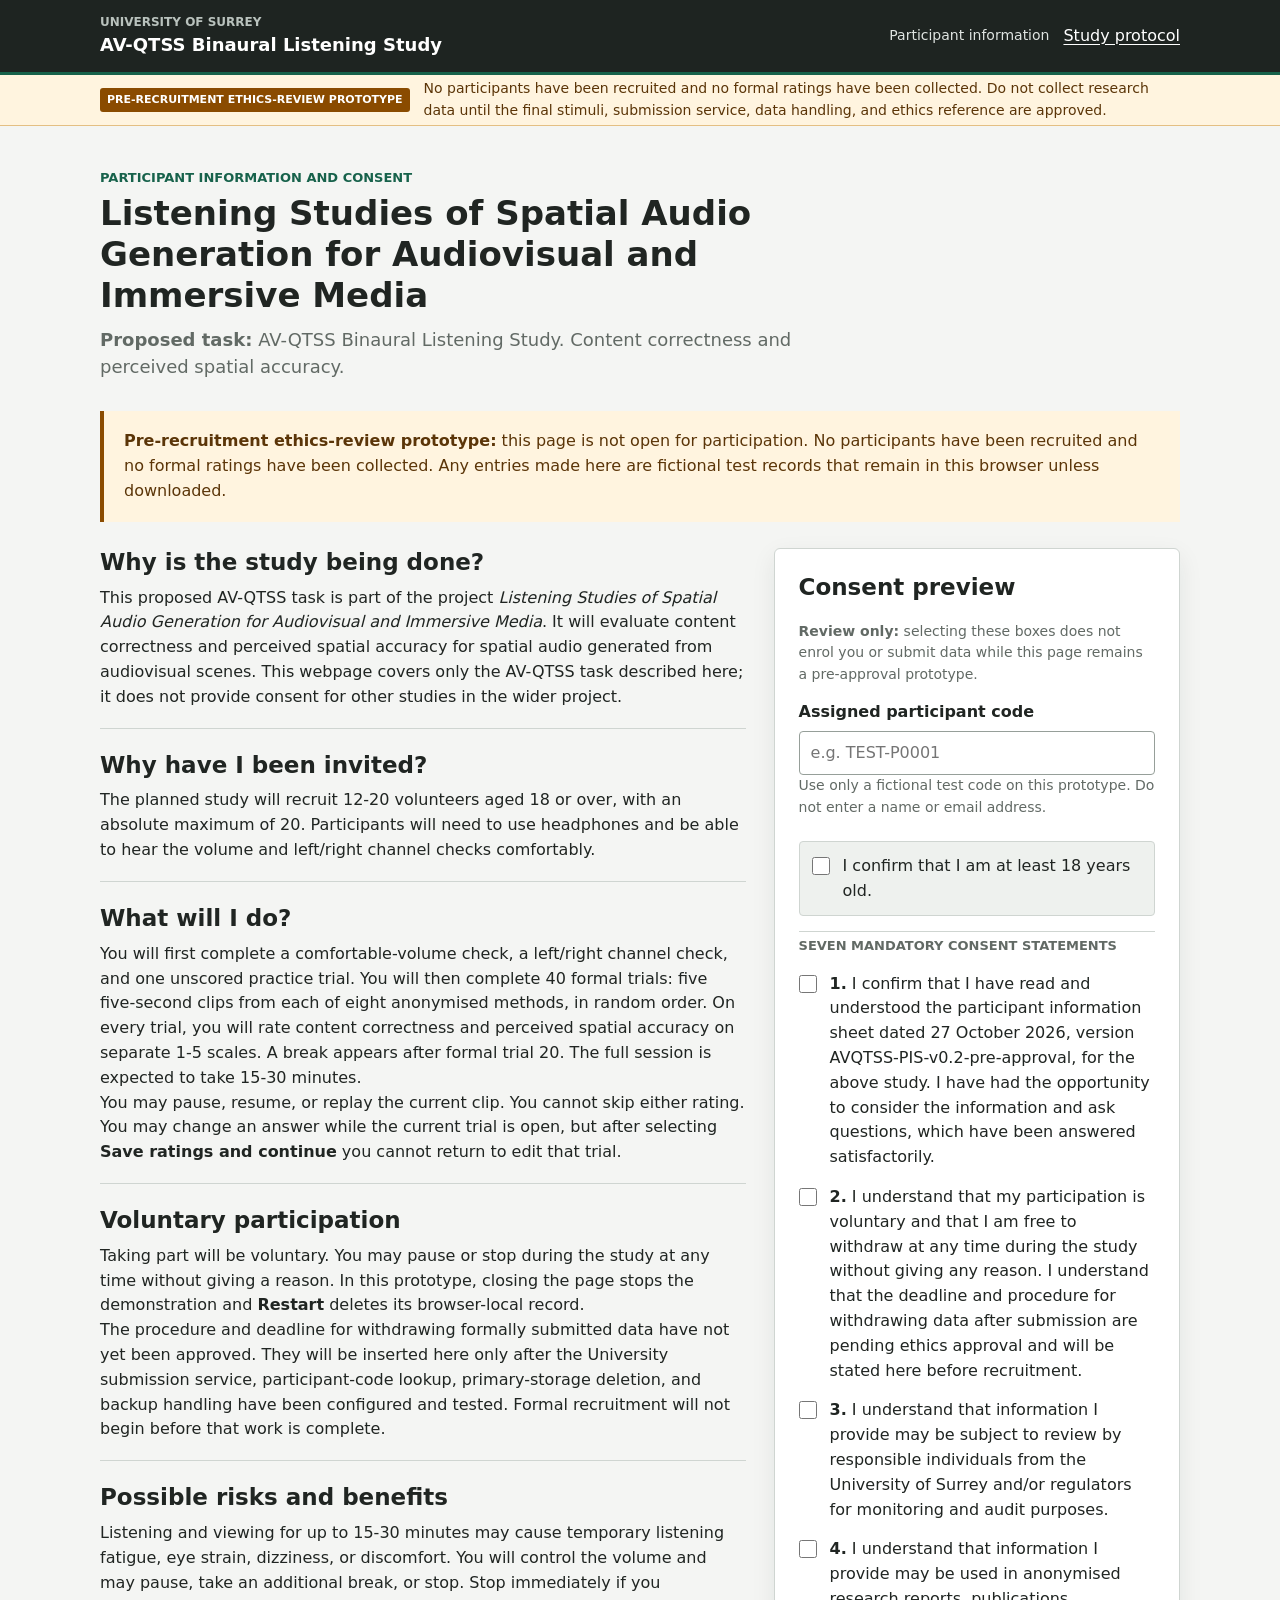
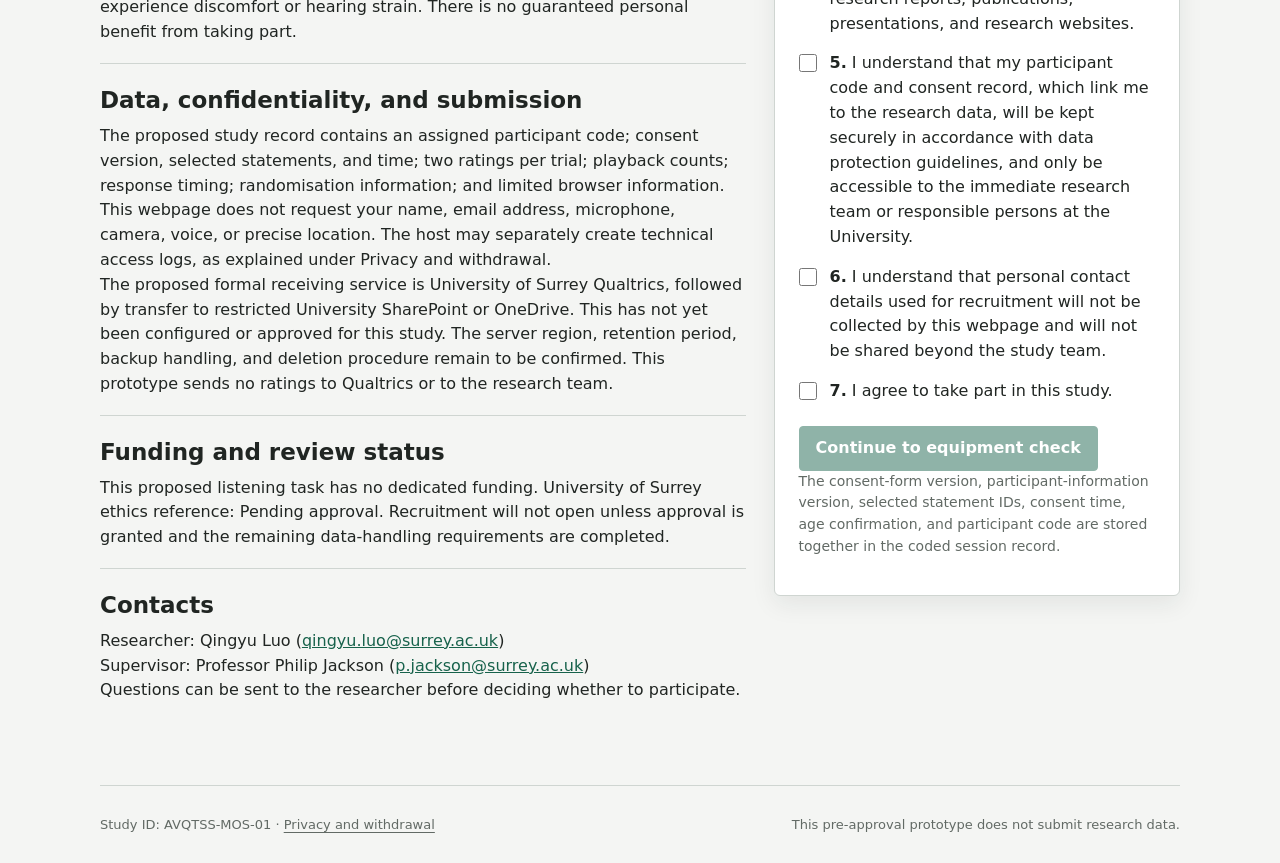
<file: listening-study/index.html>
<!doctype html>
<html lang="en">
  <head>
    <meta charset="utf-8">
    <meta name="viewport" content="width=device-width, initial-scale=1">
    <meta name="color-scheme" content="light">
    <meta name="description" content="AV-QTSS binaural listening study for content correctness and spatial accuracy.">
    <title>AV-QTSS Binaural Listening Study</title>
    <link rel="stylesheet" href="styles.css">
  </head>
  <body>
    <a class="skip-link" href="#app">Skip to study content</a>

    <header class="site-header">
      <div class="header-inner">
        <div class="brand-block">
          <span class="institution" id="institutionName">University of Surrey</span>
          <span class="study-name" id="studyName">AV-QTSS Binaural Listening Study</span>
        </div>
        <div class="header-actions">
          <span class="step-status" id="stepStatus">Participant information</span>
          <button class="text-button" id="protocolButton" type="button">Study protocol</button>
          <button class="text-button hidden" id="resetButton" type="button">Restart</button>
        </div>
      </div>
    </header>

    <div class="prototype-banner hidden" id="prototypeBanner" role="status">
      <div class="banner-inner">
        <strong>Pre-recruitment ethics-review prototype</strong>
        <span>No participants have been recruited and no formal ratings have been collected. Do not collect research data until the final stimuli, submission service, data handling, and ethics reference are approved.</span>
      </div>
    </div>

    <main id="app" class="app-shell" tabindex="-1"></main>

    <footer class="site-footer">
      <div>
        <span id="footerStudyId">Study ID: AVQTSS-MOS-01</span>
        <span aria-hidden="true"> · </span>
        <button class="footer-button" id="privacyButton" type="button">Privacy and withdrawal</button>
      </div>
      <span>This pre-approval prototype does not submit research data.</span>
    </footer>

    <dialog id="protocolDialog" class="info-dialog">
      <div class="dialog-heading">
        <h2>Study protocol</h2>
        <button class="close-button" id="closeProtocolButton" type="button" aria-label="Close study protocol">×</button>
      </div>
      <div class="dialog-content">
        <p>This proposed AV-QTSS task evaluates content correctness and perceived spatial accuracy for binaurally decoded outputs. It is one task within the wider project <em>Listening Studies of Spatial Audio Generation for Audiovisual and Immersive Media</em>.</p>
        <dl class="protocol-list">
          <div><dt>Conditions</dt><dd>Eight anonymised processing systems</dd></div>
          <div><dt>Planned sample</dt><dd><span id="plannedParticipants">12-20 adults, maximum 20</span></dd></div>
          <div><dt>Duration</dt><dd><span id="plannedDuration">15-30 minutes</span> per participant</dd></div>
          <div><dt>Material</dt><dd>Five five-second clips per system</dd></div>
          <div><dt>Total</dt><dd>40 formal trials, plus one practice trial</dd></div>
          <div><dt>MOS-C</dt><dd>Content correctness, rated from 1 to 5</dd></div>
          <div><dt>MOS-S</dt><dd>Perceived spatial accuracy, rated from 1 to 5</dd></div>
          <div><dt>Presentation</dt><dd>Randomised and method-blind, using headphones</dd></div>
          <div><dt>Ethics status</dt><dd>Pending approval; recruitment is closed</dd></div>
          <div><dt>Formal submission</dt><dd>Proposed University of Surrey Qualtrics route; not yet configured</dd></div>
        </dl>
        <p>The system identity and objective metrics are not shown during rating. The coded research record retains the internal condition key and randomisation map for analysis. Current media are interface-demonstration placeholders, not the final 40 method-specific stimuli.</p>
      </div>
    </dialog>

    <dialog id="privacyDialog" class="info-dialog">
      <div class="dialog-heading">
        <h2>Privacy and withdrawal</h2>
        <button class="close-button" id="closePrivacyButton" type="button" aria-label="Close privacy information">×</button>
      </div>
      <div class="dialog-content" id="privacyDialogContent"></div>
    </dialog>

    <script src="study-config.js"></script>
    <script src="submission-bridge.js"></script>
    <script src="app.js"></script>
  </body>
</html>
</file>
<file: listening-study/styles.css>
:root {
  color-scheme: light;
  --bg: #f4f5f3;
  --surface: #ffffff;
  --surface-muted: #eef1ee;
  --text: #202522;
  --muted: #626a65;
  --border: #cfd5d1;
  --border-strong: #969f99;
  --accent: #17624b;
  --accent-hover: #104d3b;
  --accent-soft: #e4f0eb;
  --warning: #8a4b00;
  --warning-bg: #fff4df;
  --danger: #9c2f2f;
  --shadow: 0 8px 24px rgba(30, 38, 33, 0.08);
  font-family: Inter, ui-sans-serif, system-ui, -apple-system, BlinkMacSystemFont, "Segoe UI", sans-serif;
}

* {
  box-sizing: border-box;
}

html {
  min-width: 320px;
  background: var(--bg);
}

body {
  min-height: 100vh;
  margin: 0;
  color: var(--text);
  background: var(--bg);
  font-size: 16px;
  line-height: 1.55;
}

button,
input {
  font: inherit;
}

button {
  cursor: pointer;
}

button:disabled {
  cursor: not-allowed;
  opacity: 0.48;
}

a {
  color: var(--accent);
}

.hidden {
  display: none !important;
}

.skip-link {
  position: fixed;
  top: 8px;
  left: 8px;
  z-index: 30;
  padding: 8px 12px;
  color: #fff;
  background: #111;
  transform: translateY(-150%);
}

.skip-link:focus {
  transform: translateY(0);
}

.site-header {
  color: #fff;
  background: #1e2421;
  border-bottom: 3px solid var(--accent);
}

.header-inner,
.banner-inner,
.app-shell,
.site-footer {
  width: min(1080px, calc(100% - 40px));
  margin-inline: auto;
}

.header-inner {
  min-height: 72px;
  display: flex;
  align-items: center;
  justify-content: space-between;
  gap: 24px;
}

.brand-block {
  min-width: 0;
  display: flex;
  flex-direction: column;
}

.institution {
  color: #b9c2bd;
  font-size: 12px;
  font-weight: 700;
  text-transform: uppercase;
}

.study-name {
  overflow-wrap: anywhere;
  font-size: 18px;
  font-weight: 700;
}

.header-actions {
  display: flex;
  align-items: center;
  justify-content: flex-end;
  gap: 14px;
}

.step-status {
  color: #dfe4e1;
  font-size: 14px;
  white-space: nowrap;
}

.text-button,
.footer-button {
  padding: 0;
  color: inherit;
  background: transparent;
  border: 0;
  text-decoration: underline;
  text-underline-offset: 3px;
}

.text-button:hover,
.footer-button:hover {
  color: #fff;
}

.prototype-banner {
  color: #5b3508;
  background: var(--warning-bg);
  border-bottom: 1px solid #e4bf83;
}

.banner-inner {
  min-height: 50px;
  display: flex;
  align-items: center;
  gap: 14px;
  font-size: 14px;
}

.banner-inner strong {
  flex: 0 0 auto;
  color: #fff;
  background: var(--warning);
  border-radius: 3px;
  padding: 3px 7px;
  font-size: 11px;
  text-transform: uppercase;
}

.app-shell {
  min-height: calc(100vh - 180px);
  padding-block: 42px 64px;
  outline: none;
}

.page-heading {
  max-width: 780px;
  margin-bottom: 30px;
}

.eyebrow {
  margin: 0 0 5px;
  color: var(--accent);
  font-size: 13px;
  font-weight: 800;
  text-transform: uppercase;
}

h1,
h2,
h3,
p {
  margin-top: 0;
}

h1 {
  margin-bottom: 10px;
  font-size: 34px;
  line-height: 1.2;
}

h2 {
  font-size: 23px;
  line-height: 1.3;
}

h3 {
  font-size: 18px;
}

.lead {
  max-width: 760px;
  margin-bottom: 0;
  color: var(--muted);
  font-size: 18px;
}

.resume-panel,
.notice-panel {
  margin-bottom: 26px;
  padding: 18px 20px;
  background: var(--accent-soft);
  border-left: 4px solid var(--accent);
}

.notice-panel.warning {
  color: #5b3508;
  background: var(--warning-bg);
  border-left-color: var(--warning);
}

.notice-panel p:last-child,
.resume-panel p:last-child {
  margin-bottom: 0;
}

.two-column {
  display: grid;
  grid-template-columns: minmax(0, 1.35fr) minmax(300px, 0.85fr);
  gap: 28px;
  align-items: start;
}

.information-sections {
  display: grid;
  gap: 22px;
}

.information-sections section {
  padding-bottom: 18px;
  border-bottom: 1px solid var(--border);
}

.information-sections section:last-child {
  border-bottom: 0;
}

.information-sections h2 {
  margin-bottom: 8px;
}

.information-sections p,
.information-sections ul {
  margin-bottom: 0;
}

.consent-form,
.setup-form,
.rating-panel,
.completion-panel {
  background: var(--surface);
  border: 1px solid var(--border);
  border-radius: 6px;
  box-shadow: var(--shadow);
}

.consent-form,
.setup-form,
.completion-panel {
  padding: 24px;
}

.consent-form {
  position: static;
}

.consent-form h2,
.setup-form h2 {
  margin-bottom: 18px;
}

.check-list {
  display: grid;
  gap: 15px;
  margin-bottom: 22px;
}

.check-row {
  display: grid;
  grid-template-columns: 20px 1fr;
  gap: 11px;
  align-items: start;
}

.check-row input {
  width: 18px;
  height: 18px;
  margin: 3px 0 0;
  accent-color: var(--accent);
}

.eligibility-row {
  padding: 12px;
  background: var(--surface-muted);
  border: 1px solid var(--border);
  border-radius: 4px;
}

.consent-divider {
  padding-top: 4px;
  color: var(--muted);
  border-top: 1px solid var(--border);
  font-size: 13px;
  font-weight: 800;
  text-transform: uppercase;
}

.participant-code-summary {
  margin-bottom: 22px;
  padding: 10px 12px;
  background: var(--surface-muted);
  border-left: 3px solid var(--accent);
}

.notice-panel.compact {
  margin: 18px 0;
  padding: 13px 15px;
}

.primary-button,
.secondary-button,
.danger-button,
.media-button {
  min-height: 44px;
  border-radius: 4px;
  padding: 9px 16px;
  font-weight: 750;
}

.primary-button,
.media-button {
  color: #fff;
  background: var(--accent);
  border: 1px solid var(--accent);
}

.primary-button:hover:not(:disabled),
.media-button:hover:not(:disabled) {
  background: var(--accent-hover);
}

.secondary-button {
  color: var(--text);
  background: var(--surface);
  border: 1px solid var(--border-strong);
}

.secondary-button:hover:not(:disabled) {
  background: var(--surface-muted);
}

.danger-button {
  color: var(--danger);
  background: #fff;
  border: 1px solid #c98f8f;
}

.button-row {
  display: flex;
  flex-wrap: wrap;
  gap: 10px;
  align-items: center;
}

.form-field {
  margin-bottom: 22px;
}

.form-field label {
  display: block;
  margin-bottom: 7px;
  font-weight: 750;
}

.form-field input[type="text"] {
  width: 100%;
  min-height: 44px;
  border: 1px solid var(--border-strong);
  border-radius: 4px;
  padding: 8px 11px;
  color: var(--text);
  background: #fff;
}

.field-hint,
.status-copy,
.fine-print {
  color: var(--muted);
  font-size: 14px;
}

.equipment-checks {
  display: grid;
  grid-template-columns: 1fr 1fr;
  gap: 16px;
  margin: 24px 0;
}

.equipment-check {
  padding: 18px;
  background: var(--surface-muted);
  border: 1px solid var(--border);
  border-radius: 5px;
}

.equipment-check h3 {
  margin-bottom: 6px;
}

.equipment-check p {
  min-height: 44px;
  color: var(--muted);
  font-size: 14px;
}

.check-result {
  min-height: 24px;
  margin: 10px 0 0;
  color: var(--accent);
  font-size: 14px;
  font-weight: 700;
}

.study-progress {
  margin-bottom: 24px;
}

.progress-meta {
  display: flex;
  justify-content: space-between;
  gap: 20px;
  margin-bottom: 7px;
  color: var(--muted);
  font-size: 14px;
}

.progress-track,
.media-progress-track {
  overflow: hidden;
  background: #dfe3e0;
  border-radius: 2px;
}

.progress-track {
  height: 7px;
}

.progress-fill,
.media-progress-fill {
  height: 100%;
  width: 0;
  background: var(--accent);
  transition: width 160ms linear;
}

.trial-heading {
  display: flex;
  flex-wrap: wrap;
  align-items: baseline;
  justify-content: space-between;
  gap: 12px;
  margin-bottom: 15px;
}

.trial-heading h1 {
  margin: 0;
  font-size: 27px;
}

.query-line {
  color: var(--muted);
}

.query-value {
  display: inline-block;
  margin-left: 6px;
  padding: 2px 7px;
  color: var(--text);
  background: var(--accent-soft);
  border-left: 3px solid var(--accent);
  border-radius: 2px;
  font-weight: 800;
}

.stimulus-grid {
  display: grid;
  grid-template-columns: minmax(0, 2fr) minmax(260px, 1fr);
  gap: 18px;
  margin-bottom: 20px;
}

.visual-reference,
.playback-panel {
  overflow: hidden;
  background: var(--surface);
  border: 1px solid var(--border);
  border-radius: 6px;
}

.panel-label {
  min-height: 46px;
  display: flex;
  align-items: center;
  padding: 10px 14px;
  font-weight: 750;
  border-bottom: 1px solid var(--border);
}

.visual-reference video {
  display: block;
  width: 100%;
  aspect-ratio: 2 / 1;
  object-fit: cover;
  background: #111;
}

.playback-panel {
  padding-bottom: 18px;
}

.playback-body {
  display: grid;
  gap: 16px;
  padding: 18px;
}

.media-button {
  width: 100%;
  min-height: 50px;
}

.media-progress-track {
  height: 5px;
}

.playback-state {
  min-height: 43px;
  margin: 0;
  color: var(--muted);
  font-size: 14px;
}

.rating-grid {
  display: grid;
  grid-template-columns: 1fr 1fr;
  gap: 18px;
}

.rating-panel {
  padding: 20px;
}

.rating-panel[aria-disabled="true"] {
  background: #fafbfa;
}

.rating-panel h2 {
  margin-bottom: 5px;
}

.rating-question {
  min-height: 50px;
  margin-bottom: 18px;
  color: var(--muted);
}

.rating-options {
  display: grid;
  grid-template-columns: repeat(5, 1fr);
  gap: 7px;
  margin: 0;
  padding: 0;
  border: 0;
}

.rating-choice {
  position: relative;
}

.rating-choice input {
  position: absolute;
  opacity: 0;
  pointer-events: none;
}

.rating-choice label {
  min-height: 48px;
  display: grid;
  place-items: center;
  color: var(--text);
  background: #fff;
  border: 1px solid var(--border-strong);
  border-radius: 4px;
  font-size: 17px;
  font-weight: 800;
  cursor: pointer;
}

.rating-choice input:checked + label {
  color: #fff;
  background: var(--accent);
  border-color: var(--accent);
}

.rating-choice input:focus-visible + label {
  outline: 3px solid rgba(23, 98, 75, 0.25);
  outline-offset: 2px;
}

.rating-choice input:disabled + label {
  cursor: not-allowed;
  opacity: 0.46;
}

.rating-anchors {
  display: flex;
  justify-content: space-between;
  gap: 12px;
  margin-top: 8px;
  color: var(--muted);
  font-size: 12px;
}

.trial-actions {
  display: flex;
  justify-content: flex-end;
  margin-top: 22px;
}

.trial-actions .primary-button {
  min-width: 160px;
}

.break-panel {
  max-width: 680px;
  margin: 60px auto 0;
  padding: 32px;
  text-align: center;
  background: var(--surface);
  border-top: 4px solid var(--accent);
  box-shadow: var(--shadow);
}

.break-panel h1 {
  font-size: 30px;
}

.completion-panel {
  max-width: 760px;
}

.completion-code {
  display: inline-block;
  margin: 4px 0 20px;
  padding: 9px 12px;
  background: var(--surface-muted);
  border: 1px solid var(--border);
  font-family: ui-monospace, SFMono-Regular, Menlo, monospace;
  font-weight: 800;
}

.info-dialog {
  width: min(680px, calc(100% - 32px));
  max-height: min(82vh, 760px);
  padding: 0;
  color: var(--text);
  background: var(--surface);
  border: 1px solid var(--border);
  border-radius: 6px;
  box-shadow: 0 20px 80px rgba(0, 0, 0, 0.22);
}

.info-dialog::backdrop {
  background: rgba(20, 25, 22, 0.56);
}

.dialog-heading {
  min-height: 60px;
  display: flex;
  align-items: center;
  justify-content: space-between;
  padding: 14px 20px;
  border-bottom: 1px solid var(--border);
}

.dialog-heading h2 {
  margin: 0;
}

.close-button {
  width: 38px;
  height: 38px;
  display: grid;
  place-items: center;
  padding: 0;
  color: var(--text);
  background: transparent;
  border: 0;
  font-size: 28px;
  line-height: 1;
}

.dialog-content {
  overflow: auto;
  padding: 20px;
}

.protocol-list {
  margin: 20px 0;
}

.protocol-list div {
  display: grid;
  grid-template-columns: 130px 1fr;
  gap: 14px;
  padding: 9px 0;
  border-bottom: 1px solid var(--border);
}

.protocol-list dt {
  font-weight: 800;
}

.protocol-list dd {
  margin: 0;
}

.site-footer {
  min-height: 78px;
  display: flex;
  align-items: center;
  justify-content: space-between;
  gap: 20px;
  color: var(--muted);
  border-top: 1px solid var(--border);
  font-size: 13px;
}

.footer-button:hover {
  color: var(--text);
}

.error-message {
  margin-top: 12px;
  color: var(--danger);
  font-weight: 700;
}

@media (max-width: 820px) {
  .header-inner {
    align-items: flex-start;
    padding-block: 14px;
  }

  .header-inner,
  .site-footer,
  .two-column,
  .stimulus-grid,
  .rating-grid {
    grid-template-columns: 1fr;
  }

  .header-inner,
  .site-footer {
    flex-direction: column;
  }

  .header-actions {
    width: 100%;
    justify-content: flex-start;
    flex-wrap: wrap;
  }

  .step-status {
    margin-right: auto;
  }

  .consent-form {
    position: static;
  }

  .equipment-checks {
    grid-template-columns: 1fr;
  }

  .equipment-check p,
  .rating-question {
    min-height: 0;
  }

  .site-footer {
    align-items: flex-start;
    justify-content: center;
    padding-block: 18px;
  }
}

@media (max-width: 560px) {
  .header-inner,
  .banner-inner,
  .app-shell,
  .site-footer {
    width: min(100% - 24px, 1080px);
  }

  .app-shell {
    padding-block: 28px 44px;
  }

  .banner-inner {
    align-items: flex-start;
    flex-direction: column;
    gap: 6px;
    padding-block: 10px;
  }

  h1 {
    font-size: 28px;
  }

  .consent-form,
  .setup-form,
  .rating-panel,
  .completion-panel,
  .break-panel {
    padding: 18px;
  }

  .trial-heading h1 {
    font-size: 23px;
  }

  .visual-reference video {
    aspect-ratio: 16 / 9;
  }

  .protocol-list div {
    grid-template-columns: 1fr;
    gap: 2px;
  }
}

@media (prefers-reduced-motion: reduce) {
  *,
  *::before,
  *::after {
    scroll-behavior: auto !important;
    transition: none !important;
  }
}
</file>
